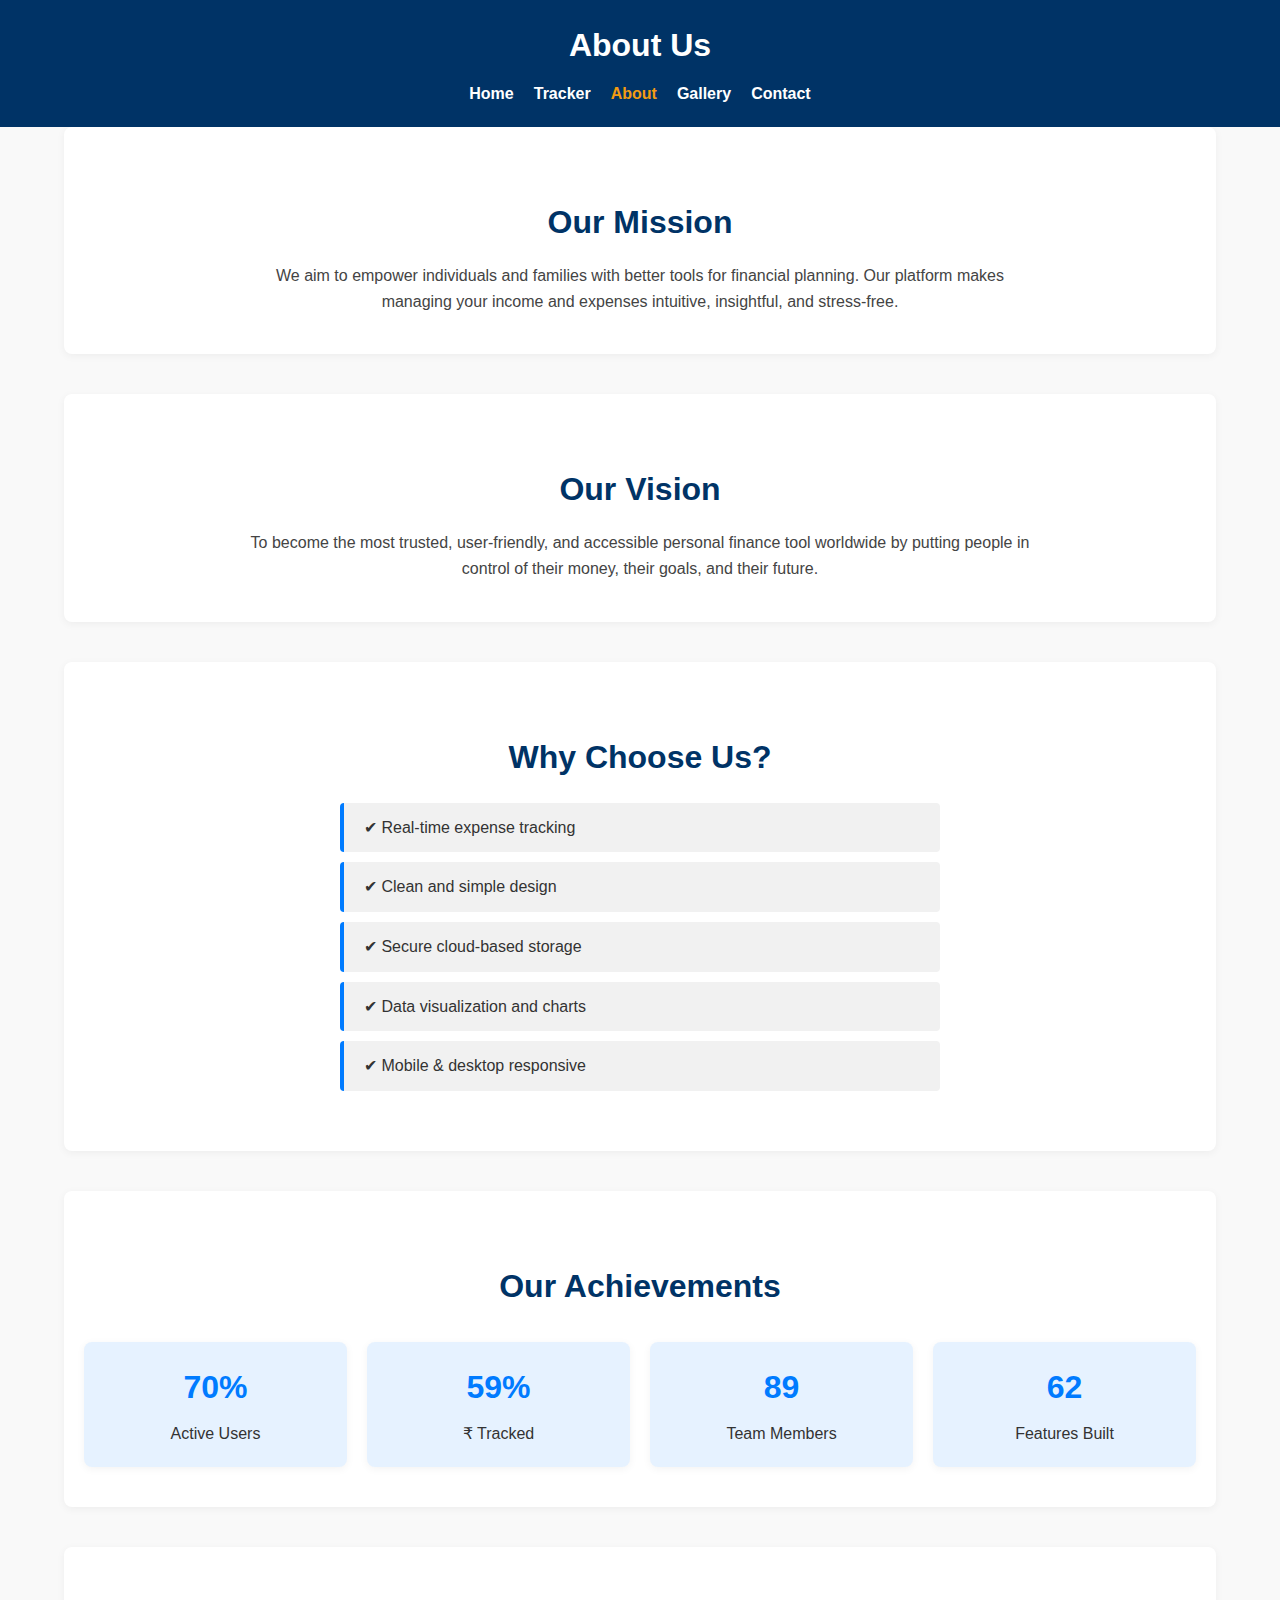
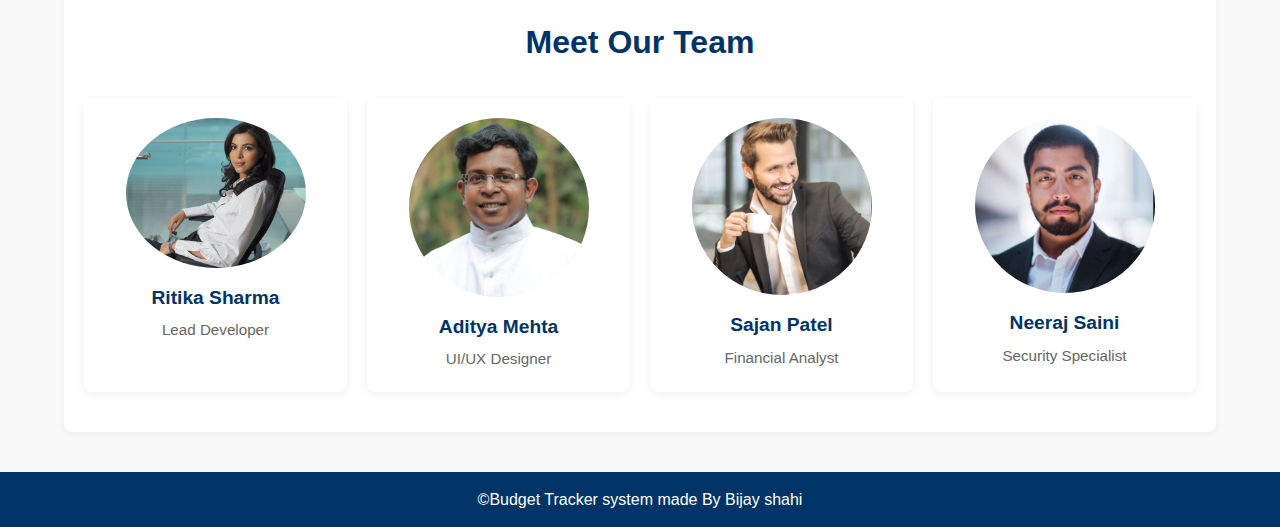
<file: about.html>
<html lang="en">
<head>
  <meta charset="UTF-8" />
  <meta name="viewport" content="width=device-width, initial-scale=1.0"/>
  <title>About | Budget Tracker</title>
  <link rel="stylesheet" href="style.css" />
</head>
<body>
  <header>
    <h1>About Us</h1>
    <nav>
      <ul>
        <li><a href="index.html">Home</a></li>
        <li><a href="tracker.html">Tracker</a></li>
        <li><a href="about.html" class="active">About</a></li>
        <li><a href="gallery.html">Gallery</a></li>
        <li><a href="contact.html">Contact</a></li>
      </ul>
    </nav>
  </header>

  <main class="container">

    <section class="about-section">
      <h2>Our Mission</h2>
      <p>We aim to empower individuals and families with better tools for financial planning. Our platform makes managing your income and expenses intuitive, insightful, and stress-free.</p>
    </section>

  
    <section class="about-section">
      <h2>Our Vision</h2>
      <p>To become the most trusted, user-friendly, and accessible personal finance tool worldwide by putting people in control of their money, their goals, and their future.</p>
    </section>

    <section class="about-section">
      <h2>Why Choose Us?</h2>
      <ul class="features-list">
        <li>✔ Real-time expense tracking</li>
        <li>✔ Clean and simple design</li>
        <li>✔ Secure cloud-based storage</li>
        <li>✔ Data visualization and charts</li>
        <li>✔ Mobile & desktop responsive</li>
      </ul>
    </section>
    <section class="about-section counters">
      <h2>Our Achievements</h2>
      <div class="counter-boxes">
        <div class="counter-item">
          <span class="counter" data-target="10000">70%</span>
          <p>Active Users</p>
        </div>
        <div class="counter-item">
          <span class="counter" data-target="1500000">59%</span>
          <p>₹ Tracked</p>
        </div>
        <div class="counter-item">
          <span class="counter" data-target="25">89</span>
          <p>Team Members</p>
        </div>
        <div class="counter-item">
          <span class="counter" data-target="40">62</span>
          <p>Features Built</p>
        </div>
      </div>
    </section>

    <section class="about-section">
      <h2>Meet Our Team</h2>
      <div class="team-grid">
        <div class="team-card">
          <img src="Screenshot 2025-06-14 232604.png" alt="Team Member 1">
          <h4>Ritika Sharma</h4>
          <p>Lead Developer</p>
        </div>
        <div class="team-card">
          <img src="Screenshot 2025-06-14 232629.png" alt="Team Member 2">
          <h4>Aditya Mehta</h4>
          <p>UI/UX Designer</p>
        </div>
        <div class="team-card">
          <img src="Screenshot 2025-06-14 232745.png" alt="Team Member 3">
          <h4>Sajan Patel</h4>
          <p>Financial Analyst</p>
        </div>
        <div class="team-card">
          <img src="Screenshot 2025-06-14 232806.png" alt="Team Member 4">
          <h4>Neeraj Saini</h4>
          <p>Security Specialist</p>
        </div>
      </div>
    </section>

  </main>

  <footer>
    <p>&copy;Budget Tracker system made By Bijay shahi</p>
  </footer>
</file>
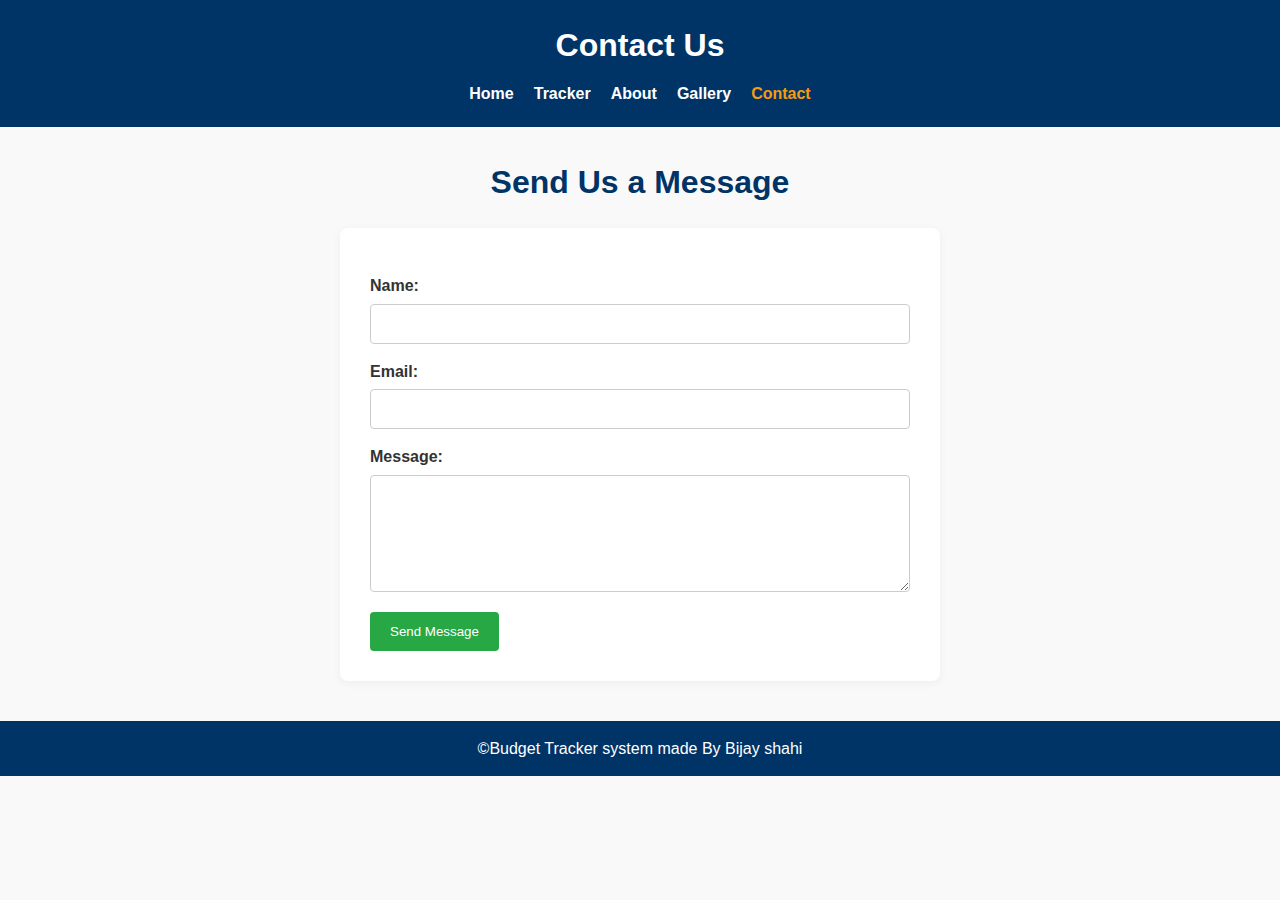
<file: contact.html>
<html lang="en">
<head>
  <meta charset="UTF-8" />
  <meta name="viewport" content="width=device-width, initial-scale=1.0"/>
  <title>Contact | Budget Tracker</title>
  <link rel="stylesheet" href="style.css" />
</head>
<body>
  <header>
    <h1>Contact Us</h1>
    <nav>
      <ul>
        <li><a href="index.html">Home</a></li>
        <li><a href="tracker.html">Tracker</a></li>
        <li><a href="about.html">About</a></li>
        <li><a href="gallery.html">Gallery</a></li>
        <li><a href="contact.html" class="active">Contact</a></li>
      </ul>
    </nav>
  </header>
   <main class="container">
    <section>
      <h2>Send Us a Message</h2>
      <form id="contact-form">
        <label for="name">Name:</label>
        <input type="text" id="name" required />

<label for="email">Email:</label>
        <input type="email" id="email" required />

        <label for="message">Message:</label>
        <textarea id="message" rows="5" required></textarea>
        
        <button type="submit">Send Message</button>
      </form>
    </section>
  </main>
  <footer>
    <p>&copy;Budget Tracker system made By Bijay shahi</p>
  </footer>
</file>
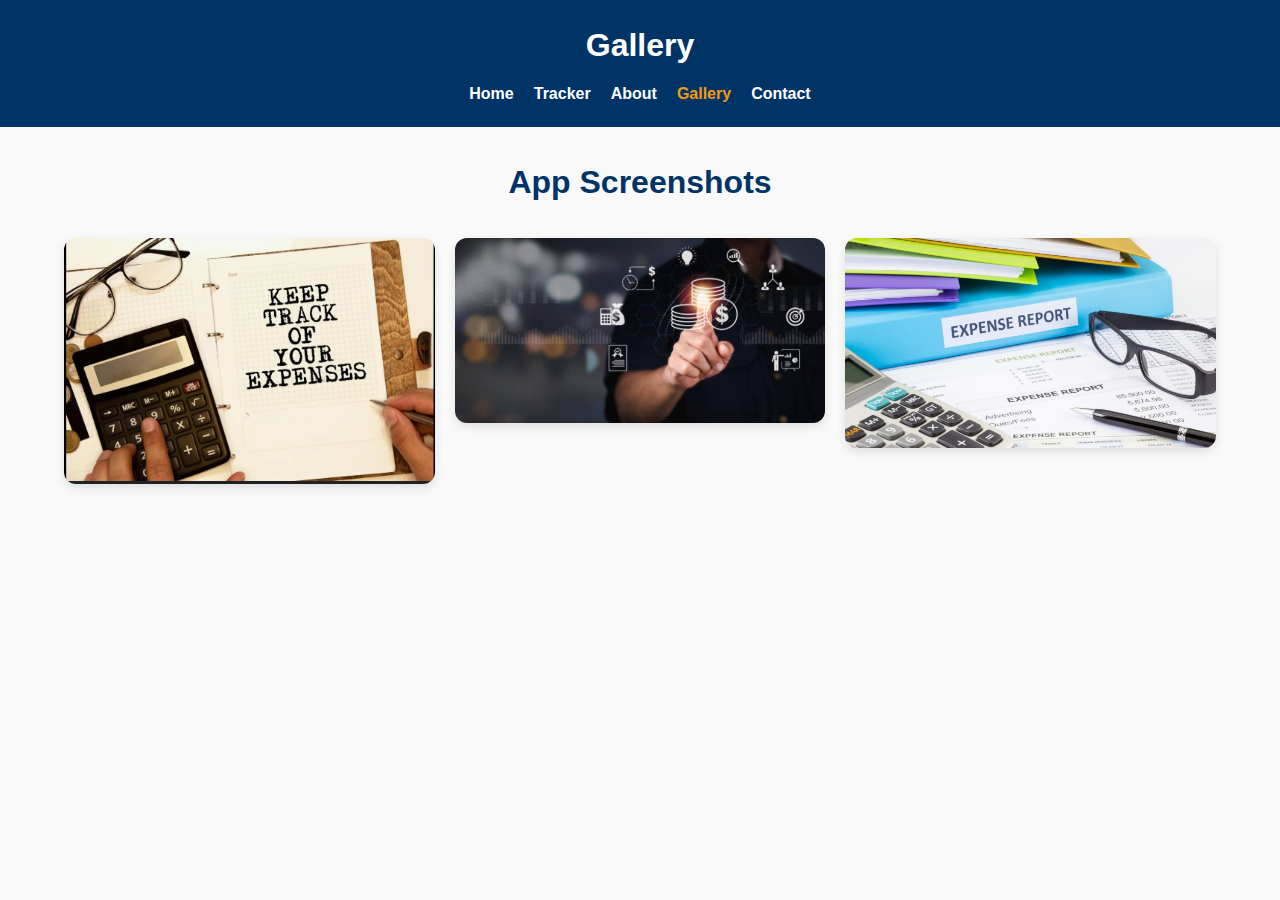
<file: gallery.html>
<html lang="en">
<head>
  <meta charset="UTF-8" />
  <meta name="viewport" content="width=device-width, initial-scale=1.0"/>
  <title>Gallery | Budget Tracker</title>
  <link rel="stylesheet" href="style.css" />
</head>
<body>
  <header>
  <h1>Gallery</h1>
    <nav>
      <ul>
        <li><a href="index.html">Home</a></li>
        <li><a href="tracker.html">Tracker</a></li>
        <li><a href="about.html">About</a></li>
        <li><a href="gallery.html" class="active">Gallery</a></li>
        <li><a href="contact.html">Contact</a></li>
      </ul>
    </nav>
  </header>
  <main class="container">
    <section>
      <h2>App Screenshots</h2>
      <div class="gallery-grid">
        <img src="Screenshot 2025-06-14 225921.png" alt="Dashboard Screenshot" />
        <img src="Screenshot 2025-06-14 225859.png" alt="Expense Log Screenshot" />
        <img src="Screenshot 2025-06-14 225959.png" alt="Budget Planner Screenshot" />
      </div>
    </section>
  </main>
</file>
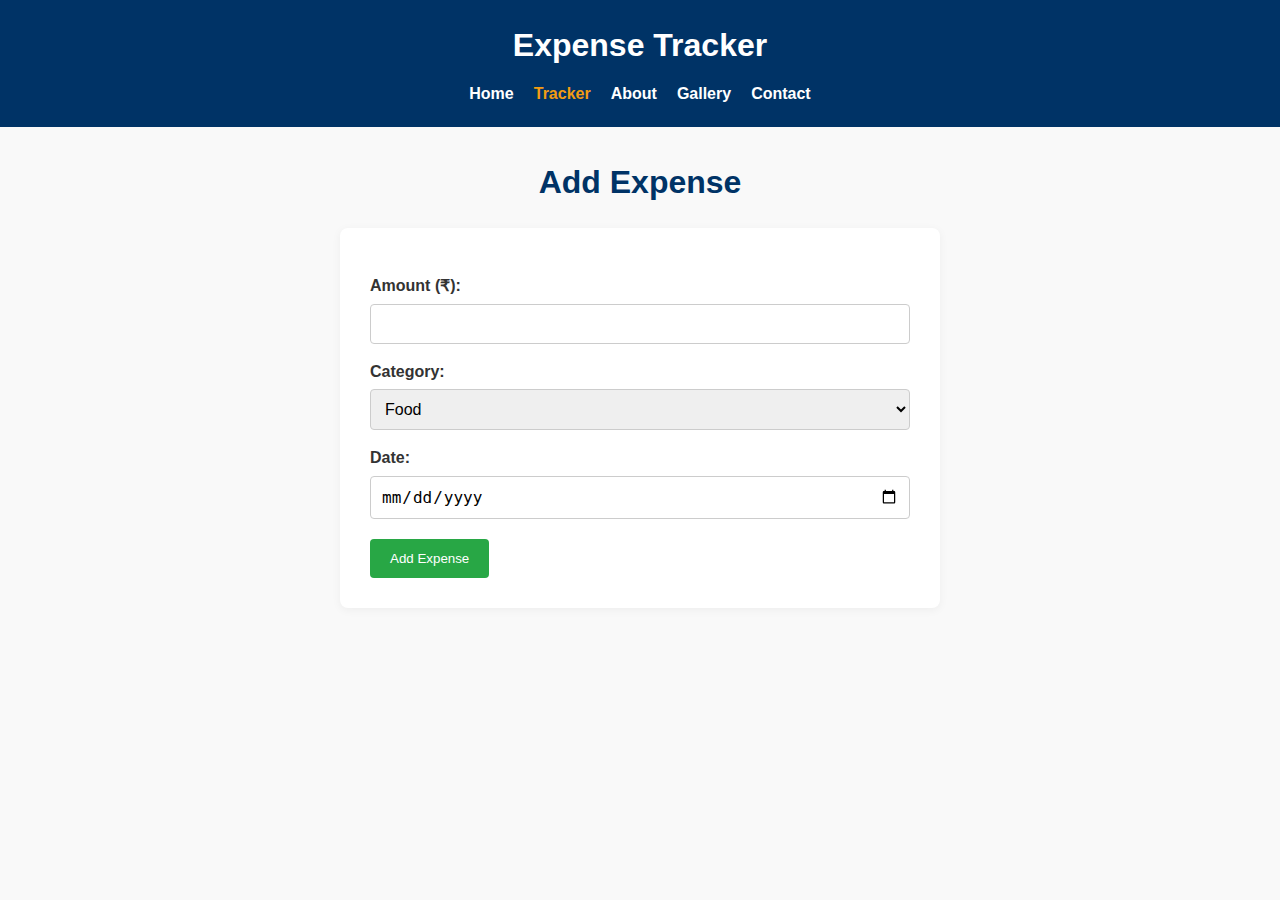
<file: tracker.html>
<html lang="en">
<head>
  <meta charset="UTF-8" />
  <meta name="viewport" content="width=device-width, initial-scale=1.0"/>
  <title>Tracker | Budget Tracker</title>
  <link rel="stylesheet" href="style.css" />
</head>
<body>
  <header>
    <h1>Expense Tracker</h1>
    <nav>
      <ul>
        <li><a href="index.html">Home</a></li>
        <li><a href="tracker.html" class="active">Tracker</a></li>
        <li><a href="about.html">About</a></li>
        <li><a href="gallery.html">Gallery</a></li>
        <li><a href="contact.html">Contact</a></li>
      </ul>
    </nav>
  </header>
    <main class="container">
    <section>
      <h2>Add Expense</h2>
      <form id="expense-form">
        <label for="amount">Amount (₹):</label>
        <input type="number" id="amount" required />

        <label for="category">Category:</label>
        <select id="category">
          <option value="Food">Food</option>
          <option value="Transport">Transport</option>
          <option value="Bills">Bills</option>
          <option value="Others">Others</option>
        </select>
               <label for="date">Date:</label>
        <input type="date" id="date" required />
        
        <button type="submit">Add Expense</button>
      </form>
    </section>
</file>
<file: style.css>
/* ===== RESET & BASE ===== */
* {
  margin: 0;
  padding: 0;
  box-sizing: border-box;
}

html {
  scroll-behavior: smooth;
}

body {
  font-family: 'Segoe UI', Tahoma, Geneva, Verdana, sans-serif;
  background: #f9f9f9;
  color: #333;
  line-height: 1.6;
}

.container {
  width: 90%;
  max-width: 1200px;
  margin: auto;
}

.text-center {
  text-align: center;
}

.mt-20 {
  margin-top: 20px;
}

.mb-20 {
  margin-bottom: 20px;
}

.p-20 {
  padding: 20px;
}

/* ===== HEADER & NAVIGATION ===== */
header {
  background-color: #003366;
  color: white;
  padding: 20px 0;
  text-align: center;
  position: sticky;
  top: 0;
  z-index: 1000;
}

nav ul {
  list-style: none;
  display: flex;
  flex-wrap: wrap;
  justify-content: center;
  gap: 20px;
  margin-top: 10px;
}

nav a {
  color: #fff;
  text-decoration: none;
  font-weight: 600;
  transition: color 0.3s ease;
}

nav a.active,
nav a:hover {
  color: #f39c12;
}

/* ===== HERO (HOME) SECTION ===== */
.hero {
  text-align: center;
  padding: 60px 20px;
  background-color: #e6f2ff;
}

.hero h2 {
  font-size: 2.5rem;
  color: #003366;
}

.hero img {
  max-width: 600px;
  width: 100%;
  height: auto;
  margin: 20px 0;
  border-radius: 8px;
  box-shadow: 0 4px 12px rgba(0,0,0,0.1);
}

.cta-button {
  display: inline-block;
  padding: 12px 24px;
  background: #007BFF;
  color: white;
  border-radius: 5px;
  text-decoration: none;
  font-size: 1rem;
  transition: background 0.3s, transform 0.2s;
}

.cta-button:hover {
  background: #0056b3;
  transform: scale(1.05);
}

/* ===== FORM STYLING ===== */
form {
  background: #ffffff;
  padding: 30px;
  border-radius: 8px;
  box-shadow: 0 2px 10px rgba(0,0,0,0.05);
  max-width: 600px;
  margin: 20px auto;
}

form label {
  display: block;
  margin-top: 15px;
  margin-bottom: 5px;
  font-weight: 600;
}

form input,
form select,
form textarea {
  width: 100%;
  padding: 10px;
  border: 1px solid #ccc;
  border-radius: 4px;
  font-size: 1rem;
}

form button {
  margin-top: 20px;
  background: #28a745;
  color: white;
  border: none;
  padding: 12px 20px;
  border-radius: 4px;
  cursor: pointer;
  transition: background 0.3s;
}

form button:hover {
  background: #218838;
}

/* ===== EXPENSE LIST ===== */
#expense-list {
  list-style: none;
  margin-top: 20px;
}

#expense-list li {
  background: #f1f1f1;
  padding: 10px 15px;
  margin: 10px 0;
  border-left: 5px solid #007BFF;
  border-radius: 4px;
}

/* ===== GALLERY PAGE ===== */
.gallery-grid {
  display: grid;
  grid-template-columns: repeat(auto-fit, minmax(280px, 1fr));
  gap: 20px;
  padding: 20px 0;
}

.gallery-grid img {
  width: 100%;
  height: auto;
  border-radius: 12px;
  object-fit: cover;
  box-shadow: 0 4px 10px rgba(0, 0, 0, 0.1);
  transition: transform 0.3s ease, box-shadow 0.3s ease;
}

.gallery-grid img:hover {
  transform: scale(1.03);
  box-shadow: 0 6px 16px rgba(0, 0, 0, 0.15);
}

/* Heading Styles */
main h2 {
  font-size: 2rem;
  color: #003366;
  margin: 30px 0 10px;
  text-align: center;
}

/* ===== ABOUT PAGE ===== */
.about-section {
  padding: 40px 20px;
  background-color: #fff;
  border-radius: 8px;
  margin-bottom: 40px;
  box-shadow: 0 2px 8px rgba(0,0,0,0.05);
}

.about-section h2 {
  font-size: 2rem;
  color: #003366;
  margin-bottom: 15px;
  text-align: center;
}

.about-section p {
  font-size: 1rem;
  line-height: 1.6;
  color: #444;
  max-width: 800px;
  margin: 0 auto;
  text-align: center;
}

.features-list {
  list-style: none;
  padding: 0;
  max-width: 600px;
  margin: 20px auto;
}

.features-list li {
  background: #f1f1f1;
  margin: 10px 0;
  padding: 12px 20px;
  border-left: 4px solid #007BFF;
  border-radius: 4px;
  font-weight: 500;
}

/* ===== COUNTERS ===== */
.counters .counter-boxes {
  display: grid;
  grid-template-columns: repeat(auto-fit, minmax(160px, 1fr));
  gap: 20px;
  text-align: center;
  margin-top: 30px;
}

.counter-item {
  background: #e6f2ff;
  padding: 20px;
  border-radius: 8px;
  box-shadow: 0 2px 8px rgba(0,0,0,0.05);
}

.counter-item .counter {
  font-size: 2rem;
  font-weight: bold;
  color: #007BFF;
}

.counter-item p {
  margin-top: 8px;
  color: #333;
}

/* ===== TEAM SECTION ===== */
.team-grid {
  display: grid;
  grid-template-columns: repeat(auto-fit, minmax(220px, 1fr));
  gap: 20px;
  margin-top: 30px;
}

.team-card {
  background: #ffffff;
  border-radius: 8px;
  text-align: center;
  padding: 20px;
  box-shadow: 0 2px 10px rgba(0,0,0,0.06);
  transition: transform 0.3s ease;
}

.team-card:hover {
  transform: translateY(-5px);
}

.team-card img {
  width: 100%;
  max-width: 180px;
  height: auto;
  border-radius: 50%;
  margin-bottom: 15px;
}

.team-card h4 {
  font-size: 1.2rem;
  color: #003366;
  margin-bottom: 5px;
}

.team-card p {
  color: #666;
  font-size: 0.95rem;
}

/* ===== FOOTER ===== */
footer {
  text-align: center;
  background: #003366;
  color: #fff;
  padding: 15px 0;
  margin-top: 40px;
}

/* ===== RESPONSIVE ===== */
@media (max-width: 768px) {
  nav ul {
    flex-direction: column;
  }

  .hero h2 {
    font-size: 2rem;
  }

  form {
    padding: 20px;
  }

  .gallery-grid {
    grid-template-columns: 1fr;
  }

  .counters .counter-boxes {
    grid-template-columns: 1fr 1fr;
  }

  .team-grid {
    grid-template-columns: 1fr;
  }
}

@media (max-width: 600px) {
  main h2 {
    font-size: 1.5rem;
  }

  .gallery-grid {
    grid-template-columns: 1fr;
  }

  .counters .counter-boxes {
    grid-template-columns: 1fr;
  }
}
</file>
